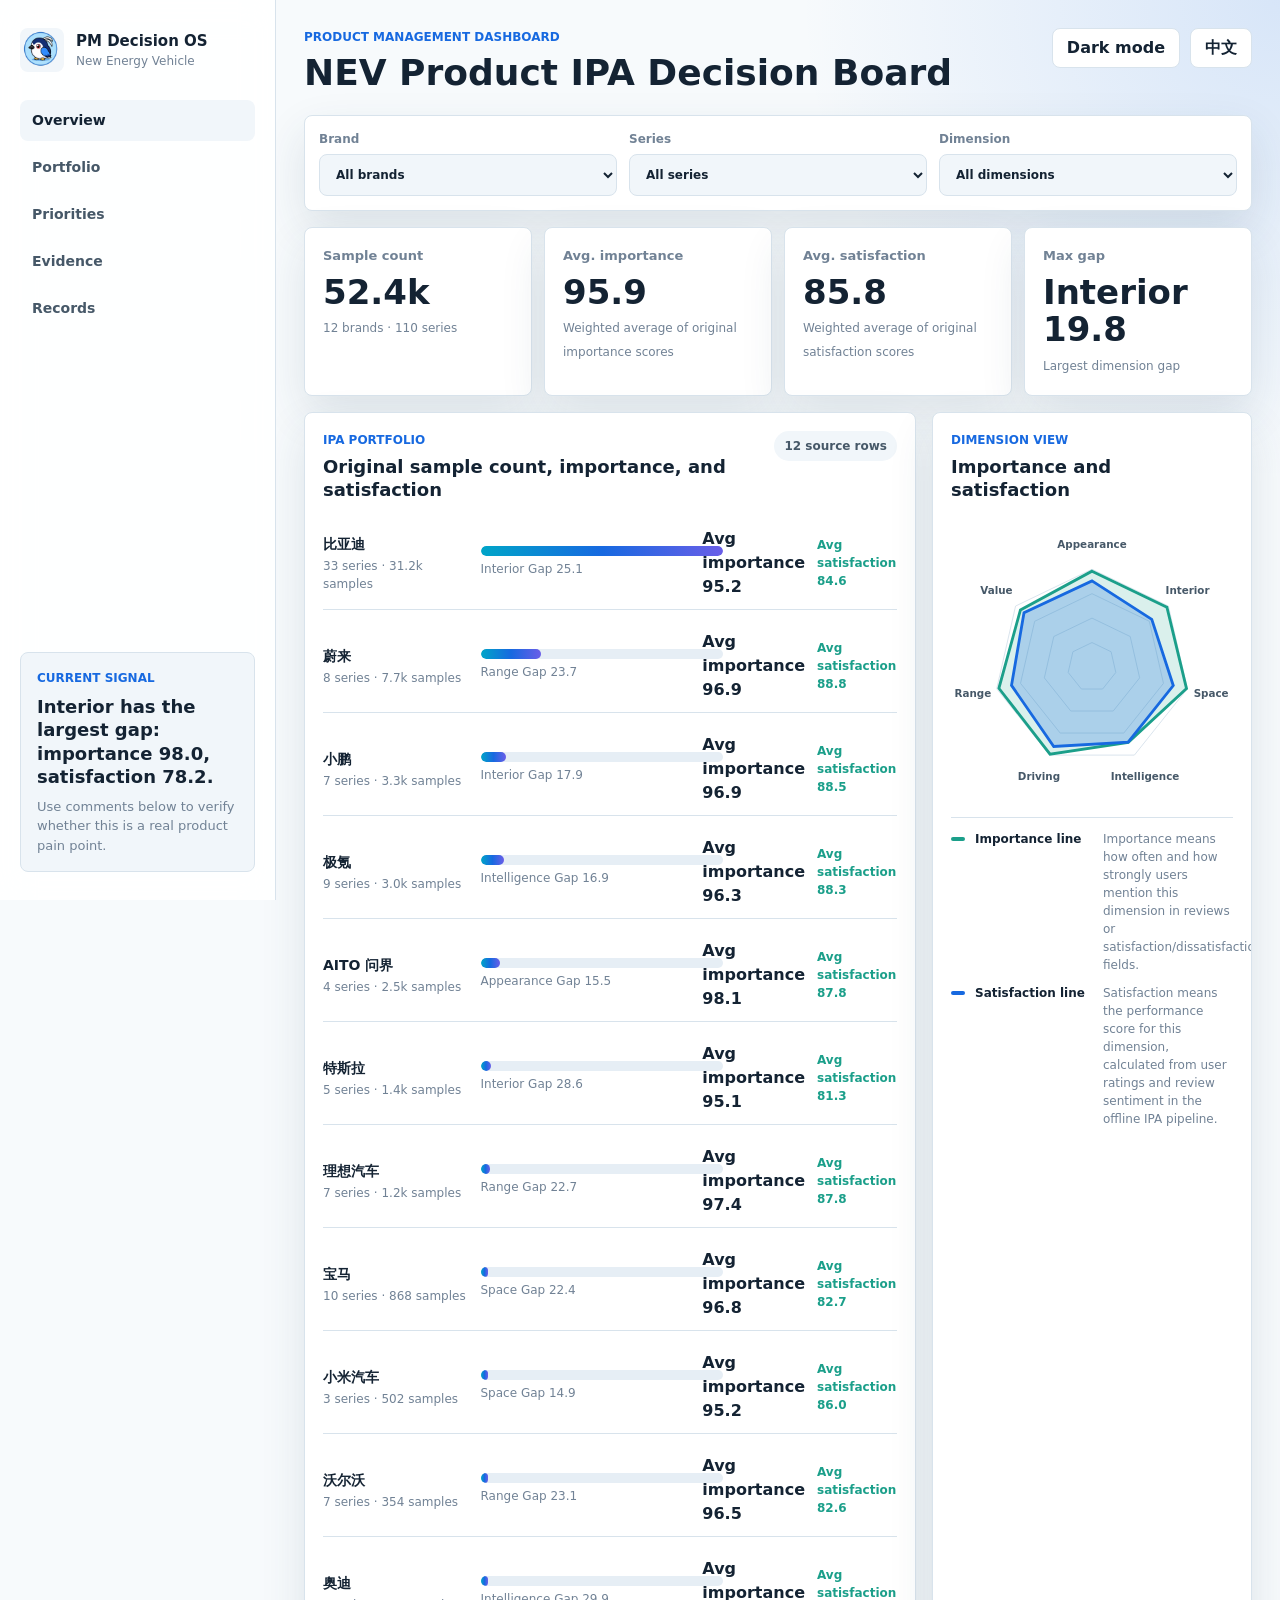
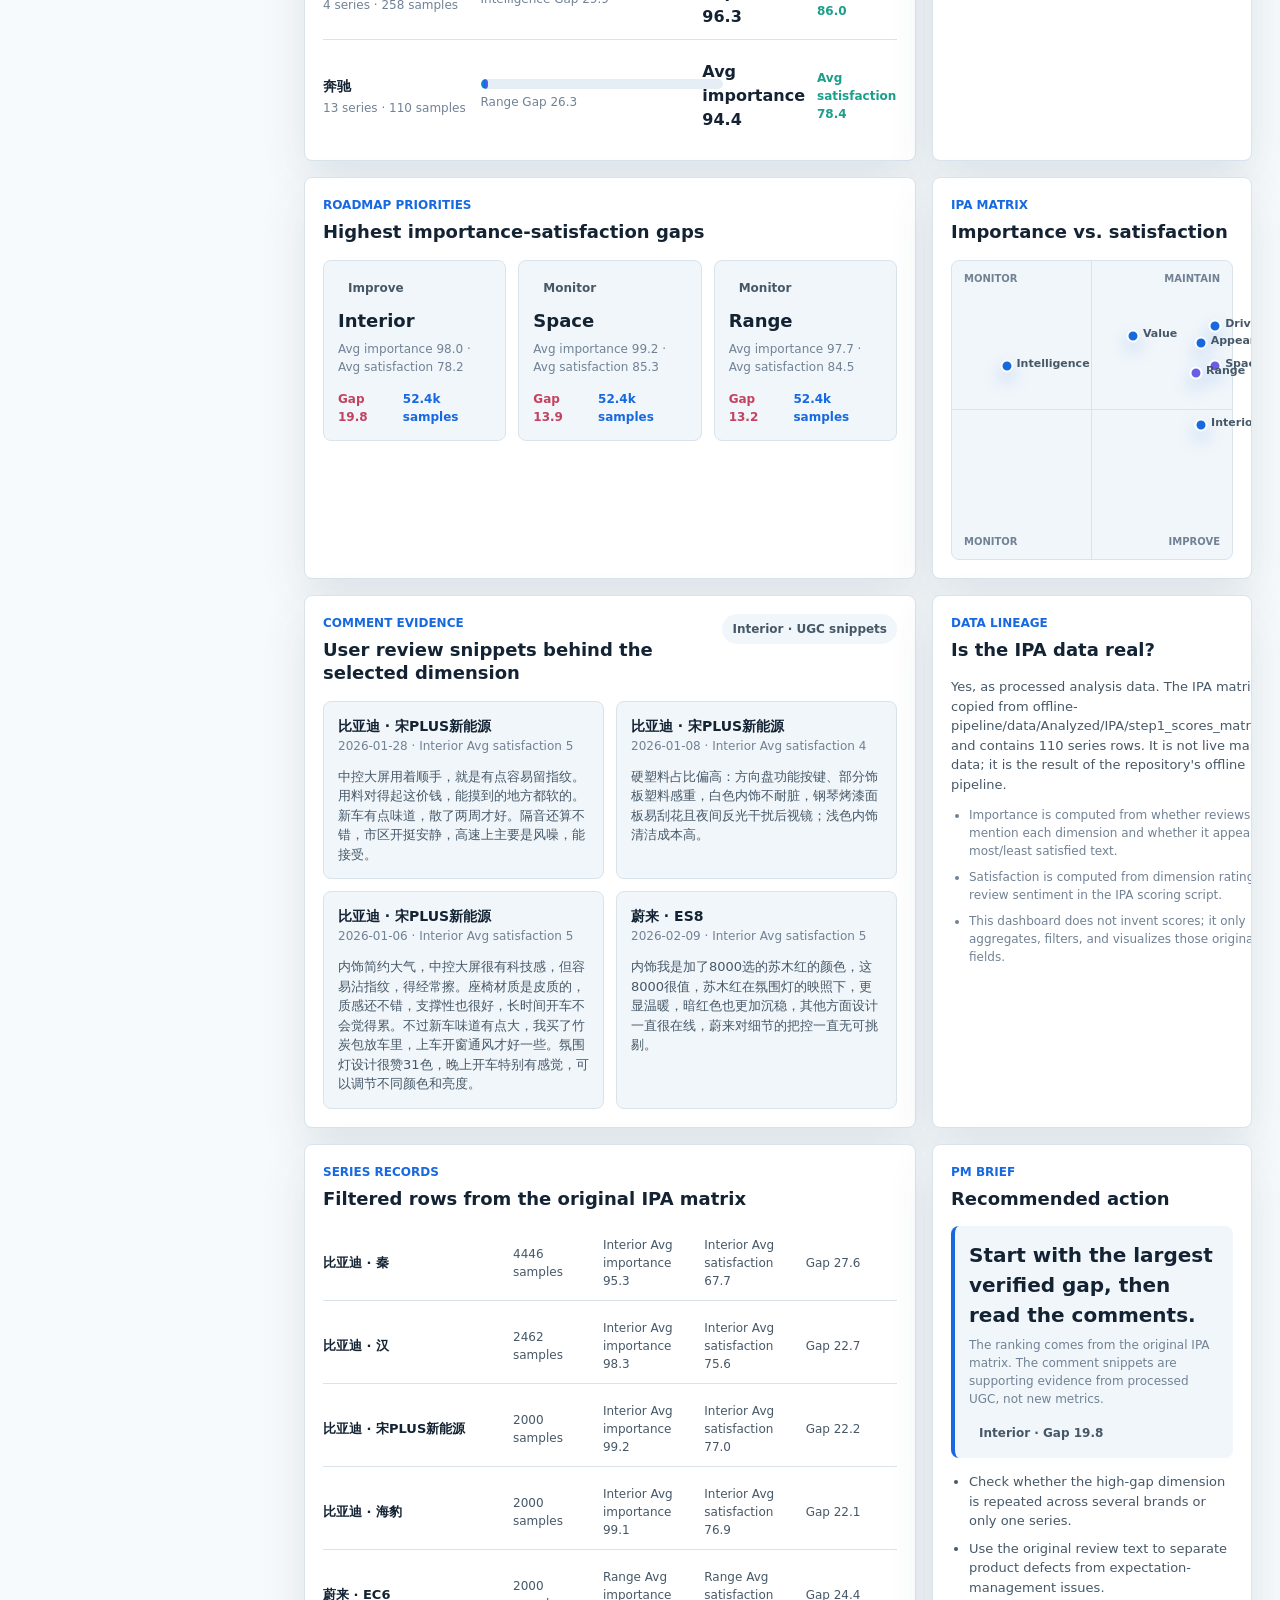
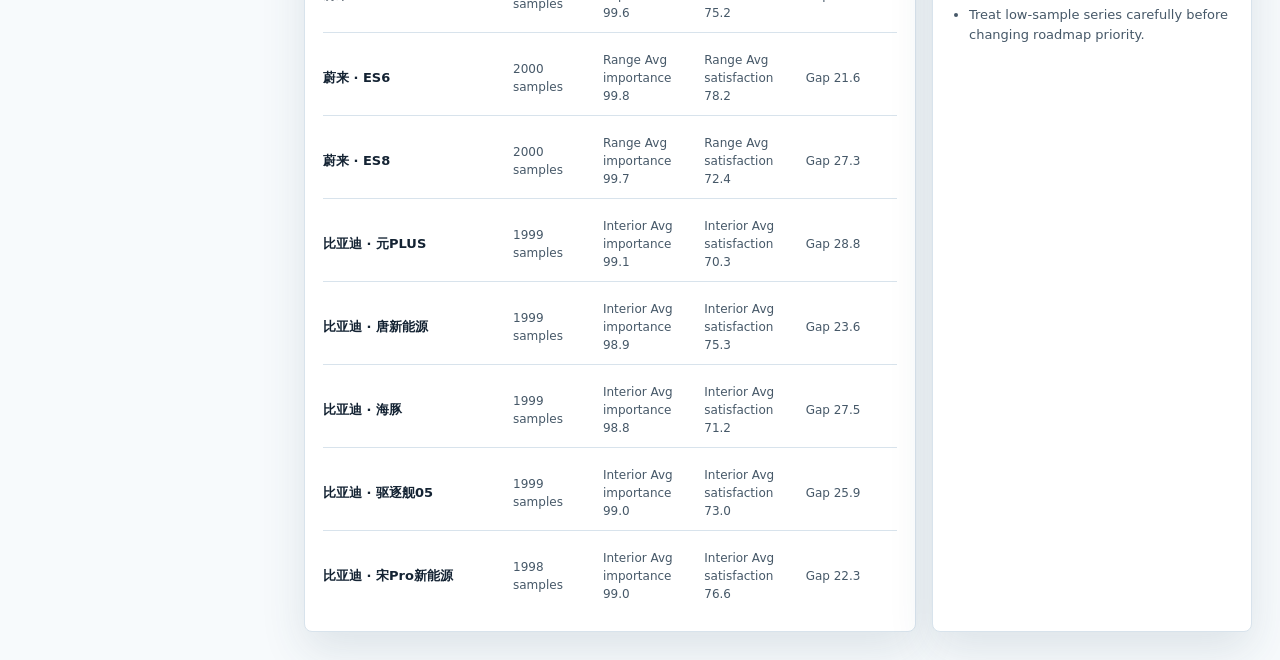
<file: dashboard/index.html>
﻿<!doctype html>
<html lang="en" data-theme="light">
  <head>
    <meta charset="UTF-8" />
    <meta name="viewport" content="width=device-width, initial-scale=1.0" />
    <title>EV Product IPA Decision Dashboard</title>
    <link rel="stylesheet" href="./styles.css" />
  </head>
  <body>
    <a class="skip-link" href="#main">Skip to main content</a>
    <div class="app-shell">
      <aside class="sidebar" aria-label="Workspace navigation">
        <div class="brand-lockup">
          <img class="brand-mark" src="[data-uri]" alt="" aria-hidden="true" />
          <div>
            <strong data-i18n="brandName">PM Decision OS</strong>
            <span data-i18n="brandMeta">New Energy Vehicle</span>
          </div>
        </div>

        <nav class="side-nav" aria-label="Dashboard sections">
          <a href="#overview" class="active" data-i18n="navOverview">Overview</a>
          <a href="#portfolio" data-i18n="navPortfolio">Portfolio</a>
          <a href="#priorities" data-i18n="navPriorities">Priorities</a>
          <a href="#evidence" data-i18n="navEvidence">Evidence</a>
          <a href="#records" data-i18n="navRecords">Records</a>
        </nav>

        <section class="signal-panel" aria-labelledby="signal-title">
          <p id="signal-title" class="eyebrow" data-i18n="signalTitle">Current Signal</p>
          <strong id="signalHeadline">IPA view uses only original importance and performance fields.</strong>
          <span id="signalMeta">Source: step1_scores_matrix.csv</span>
        </section>
      </aside>

      <main id="main" class="dashboard">
        <header class="topbar">
          <div>
            <p class="eyebrow" data-i18n="workspace">Product Management Dashboard</p>
            <h1 data-i18n="headline">NEV Product IPA Decision Board</h1>
          </div>
          <div class="top-actions" aria-label="Display controls">
            <button class="toggle-button" id="themeToggle" type="button" aria-pressed="false">
              <span data-i18n="themeLabel">Dark mode</span>
            </button>
            <button class="toggle-button" id="langToggle" type="button" aria-pressed="false">
              <span data-i18n="langLabel">中文</span>
            </button>
          </div>
        </header>

        <section class="filters" aria-label="Dashboard filters">
          <label>
            <span data-i18n="filterBrand">Brand</span>
            <select id="brandFilter"></select>
          </label>
          <label>
            <span data-i18n="filterSeries">Series</span>
            <select id="seriesFilter"></select>
          </label>
          <label>
            <span data-i18n="filterDimension">Dimension</span>
            <select id="dimensionFilter"></select>
          </label>
        </section>

        <section id="overview" class="metric-grid" aria-label="Key metrics">
          <article class="metric-card">
            <span data-i18n="metricSamples">Sample count</span>
            <strong id="metricCoverage">52.4k</strong>
            <small id="metricCoverageMeta">12 brands · 110 series</small>
          </article>
          <article class="metric-card">
            <span data-i18n="metricImportance">Avg. importance</span>
            <strong id="metricSatisfaction">0.00</strong>
            <small id="metricSatisfactionMeta">Weighted average of original importance scores</small>
          </article>
          <article class="metric-card">
            <span data-i18n="metricPerformance">Avg. performance</span>
            <strong id="metricGap">0.00</strong>
            <small id="metricGapMeta">Weighted average of original satisfaction scores</small>
          </article>
          <article class="metric-card">
            <span data-i18n="metricGap">Max gap</span>
            <strong id="metricOpportunity">-</strong>
            <small id="metricOpportunityMeta">Largest dimension gap</small>
          </article>
        </section>

        <section class="content-grid">
          <article id="portfolio" class="panel panel-wide">
            <div class="panel-header">
              <div>
                <p class="eyebrow" data-i18n="portfolioEyebrow">IPA Portfolio</p>
                <h2 data-i18n="portfolioTitle">Original sample count, I score, and P score</h2>
              </div>
              <span class="status-pill" id="portfolioStatus">Filtered source rows</span>
            </div>
            <div class="portfolio-list" id="portfolioList"></div>
          </article>

          <article class="panel">
            <div class="panel-header">
              <div>
                <p class="eyebrow" data-i18n="radarEyebrow">Dimension View</p>
                <h2 data-i18n="radarTitle">Importance and performance</h2>
              </div>
            </div>
            <div class="radar-wrap">
              <svg id="radarChart" viewBox="0 0 300 300" role="img" aria-label="Importance and performance radar chart"></svg>
            </div>
            <div class="chart-note" id="radarLegend"></div>
          </article>

          <article id="priorities" class="panel panel-wide">
            <div class="panel-header">
              <div>
                <p class="eyebrow" data-i18n="priorityEyebrow">Roadmap Priorities</p>
                <h2 data-i18n="priorityTitle">Highest importance-satisfaction gaps</h2>
              </div>
            </div>
            <div class="priority-board" id="priorityBoard"></div>
          </article>

          <article class="panel">
            <div class="panel-header">
              <div>
                <p class="eyebrow" data-i18n="matrixEyebrow">IPA Matrix</p>
                <h2 data-i18n="matrixTitle">Importance vs. performance</h2>
              </div>
            </div>
            <div class="matrix" id="ipaMatrix" aria-label="IPA quadrant chart"></div>
          </article>

          <article id="evidence" class="panel panel-wide">
            <div class="panel-header">
              <div>
                <p class="eyebrow" data-i18n="evidenceEyebrow">Comment Evidence</p>
                <h2 data-i18n="evidenceTitle">User review snippets behind the selected dimension</h2>
              </div>
              <span class="status-pill" id="evidenceStatus">UGC</span>
            </div>
            <div class="evidence-list" id="evidenceList"></div>
          </article>

          <article class="panel">
            <div class="panel-header">
              <div>
                <p class="eyebrow" data-i18n="truthEyebrow">Data Lineage</p>
                <h2 data-i18n="truthTitle">Is the IPA data real?</h2>
              </div>
            </div>
            <div class="truth-box" id="truthBox"></div>
          </article>

          <article id="records" class="panel panel-wide">
            <div class="panel-header">
              <div>
                <p class="eyebrow" data-i18n="recordsEyebrow">Series Records</p>
                <h2 data-i18n="recordsTitle">Filtered rows from the original IPA matrix</h2>
              </div>
            </div>
            <div class="record-table" id="recordTable"></div>
          </article>

          <article class="panel">
            <div class="panel-header">
              <div>
                <p class="eyebrow" data-i18n="decisionEyebrow">PM Brief</p>
                <h2 data-i18n="decisionTitle">Recommended action</h2>
              </div>
            </div>
            <div class="brief" id="decisionBrief"></div>
          </article>
        </section>
      </main>
    </div>
    <script src="./ipa-data.js"></script>
    <script src="./ugc-evidence.js"></script>
    <script src="./app.js"></script>
  </body>
</html>
</file>
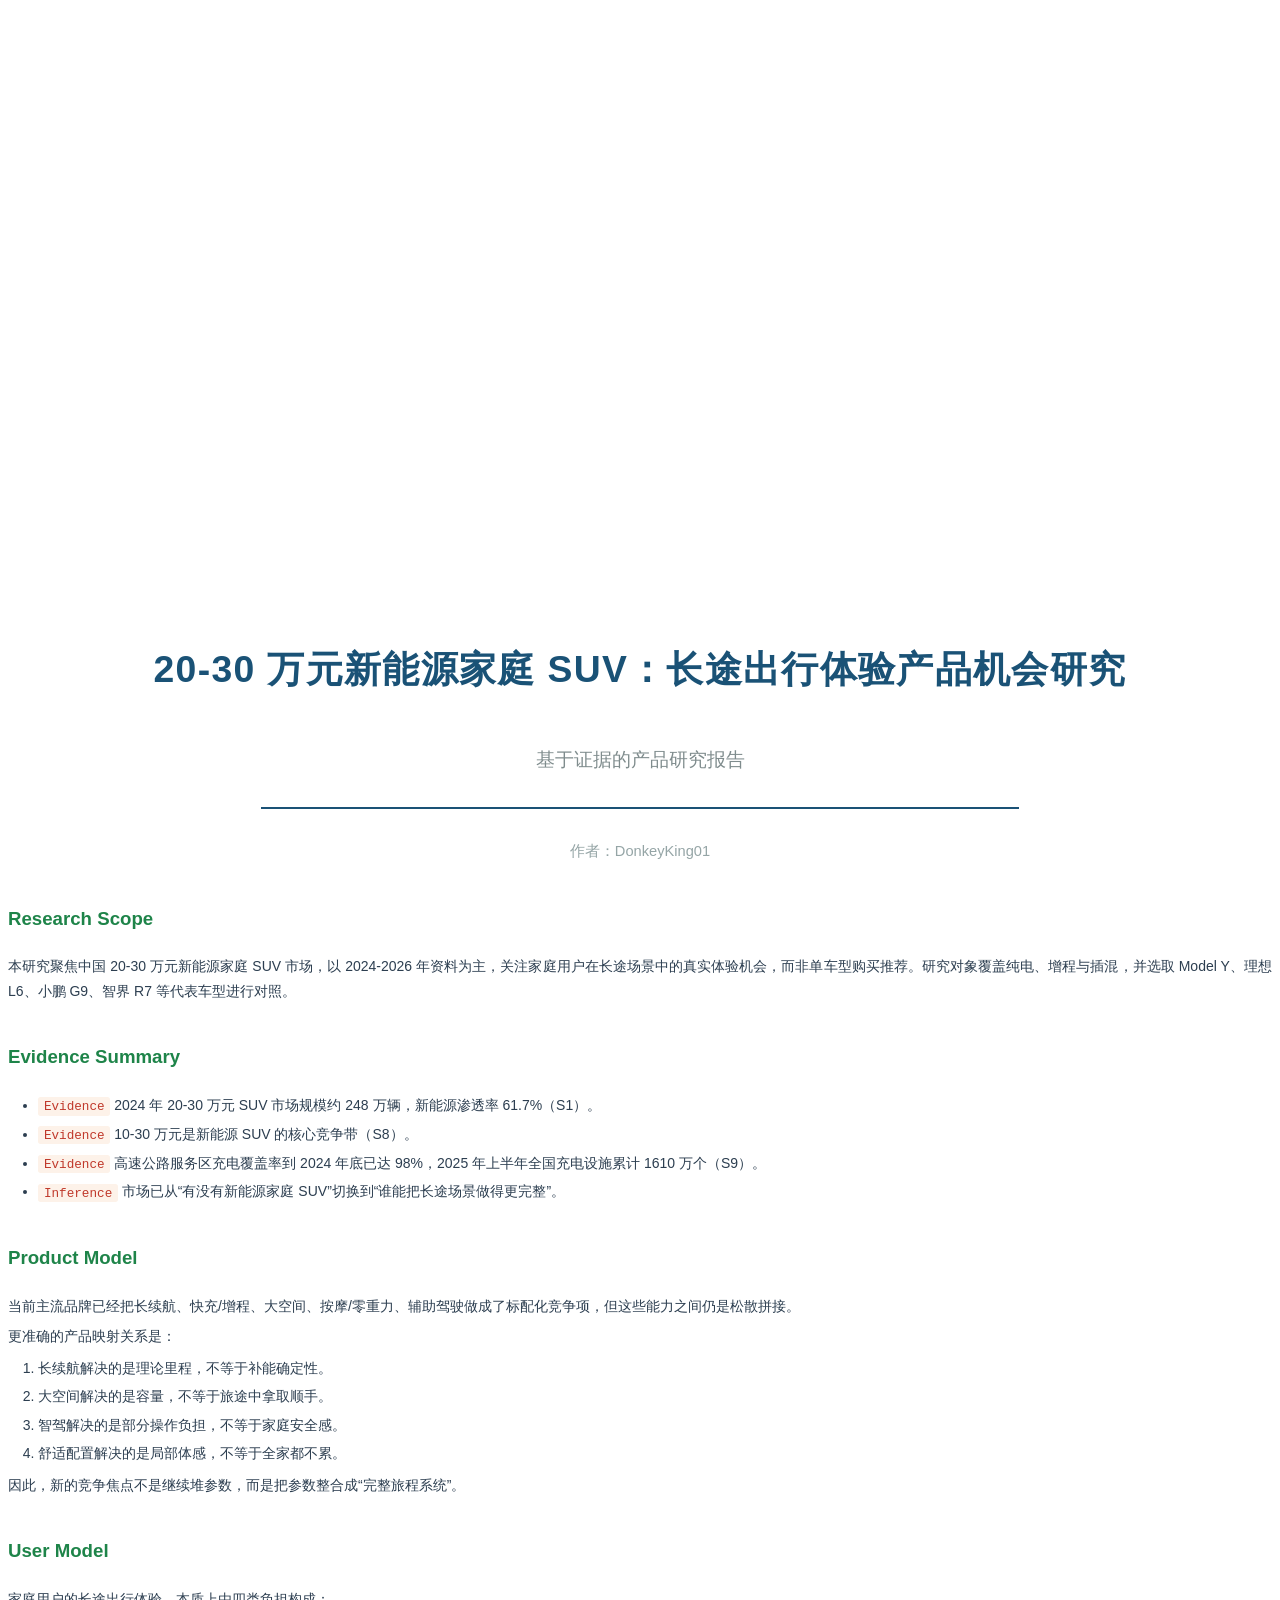
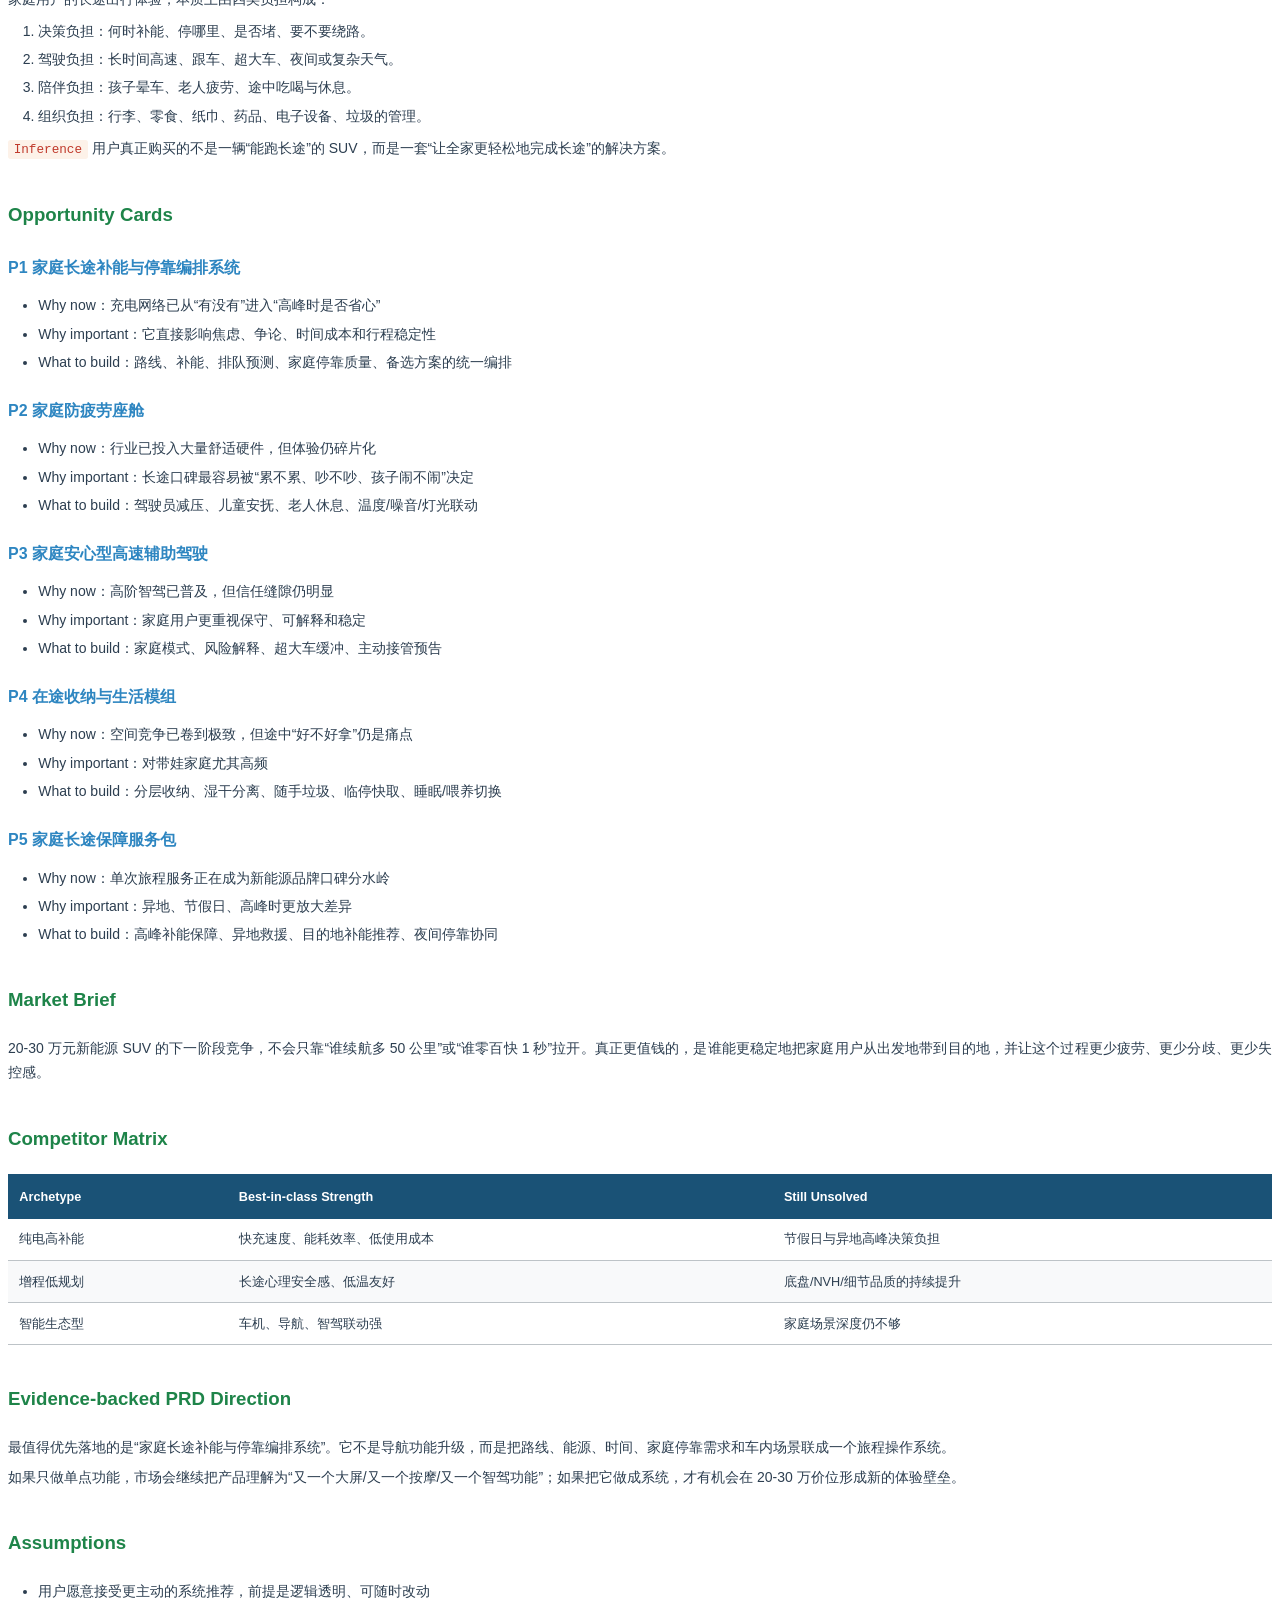
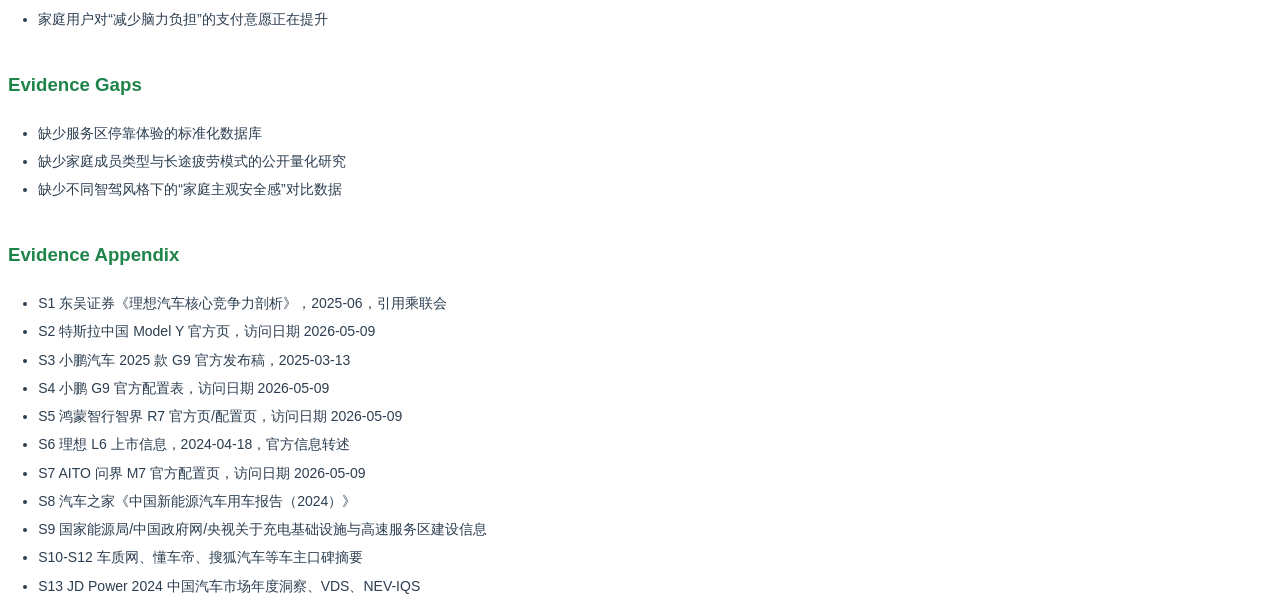
<file: docs/examples/11_final_report.html>
<!DOCTYPE html>
<html lang="zh-CN">
<head>
  <meta charset="utf-8" />
  <meta name="viewport" content="width=device-width, initial-scale=1.0" />
  <title>20-30 万元新能源家庭 SUV：长途出行体验产品机会研究</title>
  <style>
@page {
  size: A4;
  margin: 25mm 20mm 20mm 20mm;

  @top-center {
    content: "20-30 万元新能源家庭 SUV：长途出行体验产品机会研究 | 新能源产品研究报告";
    font-family: "Source Han Sans SC", "Noto Sans SC", "Microsoft YaHei", Arial, sans-serif;
    font-size: 8pt;
    color: #95a5a6;
    border-bottom: 0.5pt solid #ecf0f1;
    padding-bottom: 3mm;
  }

  @bottom-center {
    content: "第 " counter(page) " 页";
    font-family: "Source Han Sans SC", "Noto Sans SC", "Microsoft YaHei", Arial, sans-serif;
    font-size: 8pt;
    color: #95a5a6;
    border-top: 0.8pt solid #1a5276;
    padding-top: 2mm;
  }
}

@page :first {
  @top-center { content: none; }
  @bottom-center { content: none; }
}

body {
  font-family: "Source Han Sans SC", "Noto Sans SC", "Microsoft YaHei", Arial, sans-serif;
  font-size: 10.5pt;
  line-height: 1.75;
  color: #2c3e50;
  text-align: justify;
}

.cover {
  page-break-after: always;
  text-align: center;
  padding-top: 45%;
}

.cover h1 {
  font-size: 28pt;
  color: #1a5276;
  margin-bottom: 8mm;
  font-weight: bold;
  letter-spacing: 1pt;
}

.cover .subtitle {
  font-size: 14pt;
  color: #7f8c8d;
  margin-bottom: 6mm;
}

.cover .meta {
  font-size: 11pt;
  color: #95a5a6;
  margin-bottom: 4mm;
}

.cover .divider {
  width: 60%;
  margin: 8mm auto;
  border: none;
  border-top: 1.5pt solid #1a5276;
}

h1 {
  font-size: 20pt;
  color: #1a5276;
  margin-top: 16mm;
  margin-bottom: 6mm;
  padding-bottom: 3mm;
  border-bottom: 2pt solid #1a5276;
  page-break-before: always;
  font-weight: bold;
}

h2 {
  font-size: 14pt;
  color: #1e8449;
  margin-top: 10mm;
  margin-bottom: 5mm;
  font-weight: bold;
}

h3 {
  font-size: 12pt;
  color: #2e86c1;
  margin-top: 6mm;
  margin-bottom: 3mm;
  font-weight: bold;
}

h4 {
  font-size: 11pt;
  color: #5b2c6f;
  margin-top: 5mm;
  margin-bottom: 2mm;
  font-weight: bold;
}

p {
  margin-top: 1.5mm;
  margin-bottom: 1.5mm;
  orphans: 3;
  widows: 3;
}

blockquote {
  margin: 4mm 0;
  padding: 4mm 4mm 4mm 10mm;
  background: #f8f9fa;
  border-left: 3pt solid #1a5276;
  color: #5d6d7e;
  font-size: 10pt;
}

blockquote p {
  margin: 1mm 0;
}

strong, b {
  font-weight: bold;
  color: #1a252f;
}

code {
  font-family: "Courier New", Courier, monospace;
  background: #fdf2e9;
  color: #c0392b;
  padding: 0.5mm 1.5mm;
  border-radius: 2pt;
  font-size: 9.5pt;
}

pre {
  background: #f8f9fa;
  padding: 4mm;
  overflow-x: auto;
  border-radius: 4pt;
}

pre code {
  display: block;
  padding: 0;
  background: transparent;
  color: #2c3e50;
}

table {
  width: 100%;
  border-collapse: collapse;
  margin: 4mm 0;
  font-size: 9.5pt;
}

thead th {
  background: #1a5276;
  color: #ffffff;
  padding: 3mm;
  text-align: left;
  font-weight: bold;
}

tbody td {
  padding: 2.5mm 3mm;
  border-bottom: 0.5pt solid #bdc3c7;
  vertical-align: top;
}

tbody tr:nth-child(even) {
  background: #f8f9fa;
}

hr {
  border: none;
  border-top: 0.5pt solid #bdc3c7;
  margin: 4mm 0;
}

ul, ol {
  margin: 2mm 0;
  padding-left: 8mm;
}

li {
  margin-bottom: 1mm;
}

a {
  color: #2e86c1;
  text-decoration: none;
}
</style>
</head>
<body>

<div class="cover">
  <h1 style="page-break-before: avoid; border: none;">20-30 万元新能源家庭 SUV：长途出行体验产品机会研究</h1>
  <div class="subtitle">基于证据的产品研究报告</div>
  
  <hr class="divider">
  <div class="meta">作者：DonkeyKing01</div>
</div>


<h2 id="research-scope">Research Scope</h2>
<p>本研究聚焦中国 20-30 万元新能源家庭 SUV 市场，以 2024-2026 年资料为主，关注家庭用户在长途场景中的真实体验机会，而非单车型购买推荐。研究对象覆盖纯电、增程与插混，并选取 Model Y、理想 L6、小鹏 G9、智界 R7 等代表车型进行对照。</p>
<h2 id="evidence-summary">Evidence Summary</h2>
<ul>
<li><code>Evidence</code> 2024 年 20-30 万元 SUV 市场规模约 248 万辆，新能源渗透率 61.7%（S1）。</li>
<li><code>Evidence</code> 10-30 万元是新能源 SUV 的核心竞争带（S8）。</li>
<li><code>Evidence</code> 高速公路服务区充电覆盖率到 2024 年底已达 98%，2025 年上半年全国充电设施累计 1610 万个（S9）。</li>
<li><code>Inference</code> 市场已从“有没有新能源家庭 SUV”切换到“谁能把长途场景做得更完整”。</li>
</ul>
<h2 id="product-model">Product Model</h2>
<p>当前主流品牌已经把长续航、快充/增程、大空间、按摩/零重力、辅助驾驶做成了标配化竞争项，但这些能力之间仍是松散拼接。</p>
<p>更准确的产品映射关系是：</p>
<ol>
<li>长续航解决的是理论里程，不等于补能确定性。</li>
<li>大空间解决的是容量，不等于旅途中拿取顺手。</li>
<li>智驾解决的是部分操作负担，不等于家庭安全感。</li>
<li>舒适配置解决的是局部体感，不等于全家都不累。</li>
</ol>
<p>因此，新的竞争焦点不是继续堆参数，而是把参数整合成“完整旅程系统”。</p>
<h2 id="user-model">User Model</h2>
<p>家庭用户的长途出行体验，本质上由四类负担构成：</p>
<ol>
<li>决策负担：何时补能、停哪里、是否堵、要不要绕路。</li>
<li>驾驶负担：长时间高速、跟车、超大车、夜间或复杂天气。</li>
<li>陪伴负担：孩子晕车、老人疲劳、途中吃喝与休息。</li>
<li>组织负担：行李、零食、纸巾、药品、电子设备、垃圾的管理。</li>
</ol>
<p><code>Inference</code> 用户真正购买的不是一辆“能跑长途”的 SUV，而是一套“让全家更轻松地完成长途”的解决方案。</p>
<h2 id="opportunity-cards">Opportunity Cards</h2>
<h3 id="p1">P1 家庭长途补能与停靠编排系统</h3>
<ul>
<li>Why now：充电网络已从“有没有”进入“高峰时是否省心”</li>
<li>Why important：它直接影响焦虑、争论、时间成本和行程稳定性</li>
<li>What to build：路线、补能、排队预测、家庭停靠质量、备选方案的统一编排</li>
</ul>
<h3 id="p2">P2 家庭防疲劳座舱</h3>
<ul>
<li>Why now：行业已投入大量舒适硬件，但体验仍碎片化</li>
<li>Why important：长途口碑最容易被“累不累、吵不吵、孩子闹不闹”决定</li>
<li>What to build：驾驶员减压、儿童安抚、老人休息、温度/噪音/灯光联动</li>
</ul>
<h3 id="p3">P3 家庭安心型高速辅助驾驶</h3>
<ul>
<li>Why now：高阶智驾已普及，但信任缝隙仍明显</li>
<li>Why important：家庭用户更重视保守、可解释和稳定</li>
<li>What to build：家庭模式、风险解释、超大车缓冲、主动接管预告</li>
</ul>
<h3 id="p4">P4 在途收纳与生活模组</h3>
<ul>
<li>Why now：空间竞争已卷到极致，但途中“好不好拿”仍是痛点</li>
<li>Why important：对带娃家庭尤其高频</li>
<li>What to build：分层收纳、湿干分离、随手垃圾、临停快取、睡眠/喂养切换</li>
</ul>
<h3 id="p5">P5 家庭长途保障服务包</h3>
<ul>
<li>Why now：单次旅程服务正在成为新能源品牌口碑分水岭</li>
<li>Why important：异地、节假日、高峰时更放大差异</li>
<li>What to build：高峰补能保障、异地救援、目的地补能推荐、夜间停靠协同</li>
</ul>
<h2 id="market-brief">Market Brief</h2>
<p>20-30 万元新能源 SUV 的下一阶段竞争，不会只靠“谁续航多 50 公里”或“谁零百快 1 秒”拉开。真正更值钱的，是谁能更稳定地把家庭用户从出发地带到目的地，并让这个过程更少疲劳、更少分歧、更少失控感。</p>
<h2 id="competitor-matrix">Competitor Matrix</h2>
<table>
<thead>
<tr>
<th>Archetype</th>
<th>Best-in-class Strength</th>
<th>Still Unsolved</th>
</tr>
</thead>
<tbody>
<tr>
<td>纯电高补能</td>
<td>快充速度、能耗效率、低使用成本</td>
<td>节假日与异地高峰决策负担</td>
</tr>
<tr>
<td>增程低规划</td>
<td>长途心理安全感、低温友好</td>
<td>底盘/NVH/细节品质的持续提升</td>
</tr>
<tr>
<td>智能生态型</td>
<td>车机、导航、智驾联动强</td>
<td>家庭场景深度仍不够</td>
</tr>
</tbody>
</table>
<h2 id="evidence-backed-prd-direction">Evidence-backed PRD Direction</h2>
<p>最值得优先落地的是“家庭长途补能与停靠编排系统”。它不是导航功能升级，而是把路线、能源、时间、家庭停靠需求和车内场景联成一个旅程操作系统。</p>
<p>如果只做单点功能，市场会继续把产品理解为“又一个大屏/又一个按摩/又一个智驾功能”；如果把它做成系统，才有机会在 20-30 万价位形成新的体验壁垒。</p>
<h2 id="assumptions">Assumptions</h2>
<ul>
<li>用户愿意接受更主动的系统推荐，前提是逻辑透明、可随时改动</li>
<li>家庭用户对“减少脑力负担”的支付意愿正在提升</li>
</ul>
<h2 id="evidence-gaps">Evidence Gaps</h2>
<ul>
<li>缺少服务区停靠体验的标准化数据库</li>
<li>缺少家庭成员类型与长途疲劳模式的公开量化研究</li>
<li>缺少不同智驾风格下的“家庭主观安全感”对比数据</li>
</ul>
<h2 id="evidence-appendix">Evidence Appendix</h2>
<ul>
<li>S1 东吴证券《理想汽车核心竞争力剖析》，2025-06，引用乘联会</li>
<li>S2 特斯拉中国 Model Y 官方页，访问日期 2026-05-09</li>
<li>S3 小鹏汽车 2025 款 G9 官方发布稿，2025-03-13</li>
<li>S4 小鹏 G9 官方配置表，访问日期 2026-05-09</li>
<li>S5 鸿蒙智行智界 R7 官方页/配置页，访问日期 2026-05-09</li>
<li>S6 理想 L6 上市信息，2024-04-18，官方信息转述</li>
<li>S7 AITO 问界 M7 官方配置页，访问日期 2026-05-09</li>
<li>S8 汽车之家《中国新能源汽车用车报告（2024）》</li>
<li>S9 国家能源局/中国政府网/央视关于充电基础设施与高速服务区建设信息</li>
<li>S10-S12 车质网、懂车帝、搜狐汽车等车主口碑摘要</li>
<li>S13 JD Power 2024 中国汽车市场年度洞察、VDS、NEV-IQS</li>
</ul>
</body>
</html>
</file>
<file: dashboard/styles.css>
:root {
  color-scheme: light;
  --bg: #f7fafc;
  --surface: #ffffff;
  --surface-raised: #f1f6fa;
  --surface-strong: #e6eef5;
  --ink: #142333;
  --ink-soft: #465868;
  --muted: #718295;
  --line: #d8e3ec;
  --line-strong: #b9c9d8;
  --primary: #1769e0;
  --primary-strong: #0d4fb2;
  --cyan: #00a5c8;
  --teal: #1b9f8a;
  --violet: #6a5ee8;
  --lime: #5c9f37;
  --amber: #c48718;
  --danger: #c3425f;
  --shadow: 0 18px 45px rgba(30, 63, 92, 0.12);
  --radius: 8px;
  --sidebar: 276px;
  --font: Inter, "Segoe UI", system-ui, -apple-system, BlinkMacSystemFont, sans-serif;
}

[data-theme="dark"] {
  color-scheme: dark;
  --bg: #09121c;
  --surface: #101c29;
  --surface-raised: #142434;
  --surface-strong: #1d3347;
  --ink: #edf6ff;
  --ink-soft: #bdccda;
  --muted: #8ea2b4;
  --line: #274058;
  --line-strong: #365a76;
  --primary: #68a8ff;
  --primary-strong: #9fc8ff;
  --cyan: #4fd4ef;
  --teal: #48d2bd;
  --violet: #9b93ff;
  --lime: #9ccd74;
  --amber: #e6b751;
  --danger: #ff7d9a;
  --shadow: 0 18px 45px rgba(0, 0, 0, 0.28);
}

* {
  box-sizing: border-box;
}

html {
  scroll-behavior: smooth;
}

body {
  margin: 0;
  min-width: 320px;
  background:
    radial-gradient(circle at top right, rgba(23, 105, 224, 0.14), transparent 30rem),
    var(--bg);
  color: var(--ink);
  font-family: var(--font);
  line-height: 1.5;
}

button,
select {
  font: inherit;
}

button:focus-visible,
select:focus-visible,
a:focus-visible {
  outline: 2px solid var(--primary);
  outline-offset: 3px;
}

.skip-link {
  position: absolute;
  top: -48px;
  left: 16px;
  z-index: 10;
  padding: 10px 14px;
  border-radius: var(--radius);
  background: var(--primary);
  color: #fff;
  text-decoration: none;
}

.skip-link:focus {
  top: 16px;
}

.app-shell {
  display: grid;
  grid-template-columns: var(--sidebar) minmax(0, 1fr);
  min-height: 100vh;
}

.sidebar {
  position: sticky;
  top: 0;
  display: flex;
  flex-direction: column;
  gap: 28px;
  height: 100vh;
  padding: 28px 20px;
  border-right: 1px solid var(--line);
  background: color-mix(in srgb, var(--surface) 88%, transparent);
  backdrop-filter: blur(16px);
}

.brand-lockup {
  display: flex;
  align-items: center;
  gap: 12px;
}

.brand-mark {
  width: 44px;
  height: 44px;
  border-radius: var(--radius);
  object-fit: cover;
  background: var(--surface-raised);
}

.brand-lockup strong,
.brand-lockup span,
.signal-panel strong,
.signal-panel span {
  display: block;
}

.brand-lockup strong {
  font-size: 15px;
}

.brand-lockup span {
  color: var(--muted);
  font-size: 12px;
}

.side-nav {
  display: grid;
  gap: 6px;
}

.side-nav a {
  min-height: 40px;
  padding: 10px 12px;
  border-radius: var(--radius);
  color: var(--ink-soft);
  text-decoration: none;
  font-size: 14px;
  font-weight: 600;
}

.side-nav a.active,
.side-nav a:hover {
  background: var(--surface-raised);
  color: var(--ink);
}

.signal-panel {
  margin-top: auto;
  padding: 16px;
  border: 1px solid var(--line);
  border-radius: var(--radius);
  background: var(--surface-raised);
}

.signal-panel strong {
  margin: 8px 0;
  font-size: 18px;
  line-height: 1.3;
}

.signal-panel span {
  color: var(--muted);
  font-size: 13px;
}

.dashboard {
  width: 100%;
  max-width: 1480px;
  padding: 28px;
}

.topbar {
  display: flex;
  align-items: flex-start;
  justify-content: space-between;
  gap: 24px;
  margin-bottom: 22px;
}

.eyebrow {
  margin: 0 0 6px;
  color: var(--primary);
  font-size: 12px;
  font-weight: 800;
  letter-spacing: 0;
  text-transform: uppercase;
}

h1,
h2,
p {
  margin-top: 0;
}

h1 {
  margin-bottom: 0;
  font-size: 36px;
  line-height: 1.15;
  font-weight: 760;
}

h2 {
  margin: 0;
  font-size: 18px;
  line-height: 1.3;
}

.top-actions {
  display: flex;
  gap: 10px;
}

.toggle-button {
  min-height: 40px;
  padding: 0 14px;
  border: 1px solid var(--line);
  border-radius: var(--radius);
  background: var(--surface);
  color: var(--ink);
  cursor: pointer;
  font-weight: 700;
}

.toggle-button:hover {
  border-color: var(--line-strong);
  background: var(--surface-raised);
}

.filters {
  display: grid;
  grid-template-columns: repeat(3, minmax(180px, 1fr));
  gap: 12px;
  margin-bottom: 16px;
  padding: 14px;
  border: 1px solid var(--line);
  border-radius: var(--radius);
  background: var(--surface);
  box-shadow: var(--shadow);
}

.filters label {
  display: grid;
  gap: 6px;
  color: var(--muted);
  font-size: 12px;
  font-weight: 700;
}

.filters select {
  width: 100%;
  min-height: 42px;
  padding: 0 12px;
  border: 1px solid var(--line);
  border-radius: var(--radius);
  background: var(--surface-raised);
  color: var(--ink);
  cursor: pointer;
}

.metric-grid {
  display: grid;
  grid-template-columns: repeat(4, minmax(0, 1fr));
  gap: 12px;
  margin-bottom: 16px;
}

.metric-card,
.panel {
  border: 1px solid var(--line);
  border-radius: var(--radius);
  background: var(--surface);
  box-shadow: var(--shadow);
}

.metric-card {
  min-height: 130px;
  padding: 18px;
}

.metric-card span,
.metric-card small {
  color: var(--muted);
}

.metric-card span {
  display: block;
  font-size: 13px;
  font-weight: 700;
}

.metric-card strong {
  display: block;
  margin: 8px 0 4px;
  font-size: 34px;
  line-height: 1.1;
}

.metric-card small {
  font-size: 12px;
}

.content-grid {
  display: grid;
  grid-template-columns: minmax(0, 1.35fr) minmax(320px, 0.65fr);
  gap: 16px;
}

.panel {
  min-height: 260px;
  padding: 18px;
  overflow: hidden;
}

.panel-wide {
  min-width: 0;
}

.panel-header {
  display: flex;
  align-items: flex-start;
  justify-content: space-between;
  gap: 16px;
  margin-bottom: 16px;
}

.status-pill {
  flex: 0 0 auto;
  padding: 6px 10px;
  border-radius: 999px;
  background: var(--surface-raised);
  color: var(--ink-soft);
  font-size: 12px;
  font-weight: 800;
}

.portfolio-list {
  display: grid;
  gap: 10px;
}

.brand-row {
  display: grid;
  grid-template-columns: minmax(120px, 1.2fr) minmax(160px, 2fr) 70px 80px;
  align-items: center;
  gap: 12px;
  padding: 10px 0;
  border-bottom: 1px solid var(--line);
}

.brand-row:last-child {
  border-bottom: 0;
}

.brand-name {
  display: grid;
  gap: 2px;
}

.brand-name strong {
  font-size: 14px;
}

.brand-name span,
.bar-meta,
.priority-card p,
.brief p {
  color: var(--muted);
  font-size: 12px;
}

.bar-track {
  height: 10px;
  overflow: hidden;
  border-radius: 999px;
  background: var(--surface-strong);
}

.bar-fill {
  height: 100%;
  border-radius: inherit;
  background: linear-gradient(90deg, var(--cyan), var(--primary), var(--violet));
}

.score-badge {
  justify-self: end;
  color: var(--ink);
  font-weight: 800;
}

.p-badge {
  justify-self: end;
  color: var(--teal);
  font-size: 12px;
  font-weight: 800;
}

.radar-wrap {
  display: grid;
  min-height: 300px;
  place-items: center;
}

.chart-note {
  display: grid;
  gap: 10px;
  padding-top: 12px;
  border-top: 1px solid var(--line);
}

.legend-row {
  display: grid;
  grid-template-columns: 16px 120px minmax(0, 1fr);
  gap: 8px;
  align-items: start;
  color: var(--muted);
  font-size: 12px;
}

.legend-row strong {
  color: var(--ink);
}

.legend-swatch {
  width: 14px;
  height: 4px;
  margin-top: 7px;
  border-radius: 999px;
}

.legend-swatch.importance {
  background: var(--teal);
}

.legend-swatch.satisfaction {
  background: var(--primary);
}

#radarChart {
  width: min(100%, 320px);
  height: auto;
}

.radar-axis {
  stroke: var(--line-strong);
  stroke-width: 1;
}

.radar-grid {
  fill: none;
  stroke: var(--line);
}

.radar-shape {
  fill: color-mix(in srgb, var(--primary) 28%, transparent);
  stroke: var(--primary);
  stroke-width: 3;
}

.radar-importance {
  fill: color-mix(in srgb, var(--teal) 16%, transparent);
  stroke: var(--teal);
}

.radar-performance {
  fill: color-mix(in srgb, var(--primary) 24%, transparent);
  stroke: var(--primary);
}

.radar-label {
  fill: var(--ink-soft);
  font-size: 11px;
  font-weight: 700;
}

.priority-board {
  display: grid;
  grid-template-columns: repeat(3, minmax(0, 1fr));
  gap: 12px;
}

.priority-card {
  padding: 14px;
  border: 1px solid var(--line);
  border-radius: var(--radius);
  background: var(--surface-raised);
}

.priority-card strong {
  display: block;
  margin: 8px 0 6px;
  font-size: 18px;
}

.priority-card p {
  margin-bottom: 14px;
}

.priority-meta {
  display: flex;
  align-items: center;
  justify-content: space-between;
  gap: 10px;
  font-size: 12px;
  font-weight: 800;
}

.priority-meta span:first-child {
  color: var(--danger);
}

.priority-meta span:last-child {
  color: var(--primary);
}

.matrix {
  position: relative;
  min-height: 300px;
  border: 1px solid var(--line);
  border-radius: var(--radius);
  background:
    linear-gradient(90deg, transparent calc(50% - 0.5px), var(--line) calc(50% - 0.5px), var(--line) calc(50% + 0.5px), transparent calc(50% + 0.5px)),
    linear-gradient(0deg, transparent calc(50% - 0.5px), var(--line) calc(50% - 0.5px), var(--line) calc(50% + 0.5px), transparent calc(50% + 0.5px)),
    var(--surface-raised);
}

.matrix-point {
  position: absolute;
  width: 13px;
  height: 13px;
  border: 2px solid var(--surface);
  border-radius: 50%;
  background: var(--primary);
  box-shadow: 0 8px 18px rgba(23, 105, 224, 0.28);
  transform: translate(-50%, -50%);
}

.matrix-point:nth-child(2n) {
  background: var(--teal);
}

.matrix-point:nth-child(3n) {
  background: var(--violet);
}

.matrix-label {
  position: absolute;
  max-width: 100px;
  color: var(--ink-soft);
  font-size: 11px;
  font-weight: 800;
  transform: translate(10px, -10px);
}

.quadrant-label {
  position: absolute;
  color: var(--muted);
  font-size: 10px;
  font-weight: 800;
  text-transform: uppercase;
}

.q1 {
  top: 10px;
  right: 12px;
}

.q2 {
  top: 10px;
  left: 12px;
}

.q3 {
  bottom: 10px;
  left: 12px;
}

.q4 {
  right: 12px;
  bottom: 10px;
}

.persona-grid {
  display: grid;
  grid-template-columns: repeat(4, minmax(0, 1fr));
  gap: 12px;
}

.record-table {
  display: grid;
  gap: 8px;
}

.record-row {
  display: grid;
  grid-template-columns: minmax(180px, 1.4fr) 0.7fr 0.8fr 0.8fr 0.8fr;
  gap: 10px;
  align-items: center;
  padding: 10px 0;
  border-bottom: 1px solid var(--line);
  color: var(--ink-soft);
  font-size: 12px;
}

.record-row:last-child {
  border-bottom: 0;
}

.record-row strong {
  color: var(--ink);
  font-size: 13px;
}

.evidence-list {
  display: grid;
  grid-template-columns: repeat(2, minmax(0, 1fr));
  gap: 12px;
}

.evidence-card {
  padding: 14px;
  border: 1px solid var(--line);
  border-radius: var(--radius);
  background: var(--surface-raised);
}

.evidence-card strong,
.evidence-card span {
  display: block;
}

.evidence-card strong {
  color: var(--ink);
  font-size: 14px;
}

.evidence-card span {
  color: var(--muted);
  font-size: 12px;
}

.evidence-card p {
  margin: 12px 0 0;
  color: var(--ink-soft);
  font-size: 13px;
}

.truth-box {
  display: grid;
  gap: 12px;
}

.truth-box p,
.empty-state {
  margin: 0;
  color: var(--ink-soft);
  font-size: 13px;
}

.truth-box ul {
  display: grid;
  gap: 8px;
  margin: 0;
  padding-left: 18px;
  color: var(--muted);
  font-size: 12px;
}

.persona-card {
  padding: 14px;
  border: 1px solid var(--line);
  border-radius: var(--radius);
  background: var(--surface-raised);
}

.persona-card strong {
  display: block;
  margin-bottom: 8px;
}

.persona-share {
  margin-bottom: 10px;
  color: var(--primary);
  font-size: 22px;
  font-weight: 800;
}

.tag-row {
  display: flex;
  flex-wrap: wrap;
  gap: 6px;
}

.tag {
  padding: 5px 8px;
  border-radius: 999px;
  background: var(--surface);
  color: var(--ink-soft);
  font-size: 11px;
  font-weight: 800;
}

.brief {
  display: grid;
  gap: 14px;
}

.brief-callout {
  padding: 14px;
  border-left: 4px solid var(--primary);
  border-radius: var(--radius);
  background: var(--surface-raised);
}

.brief-callout strong {
  display: block;
  margin-bottom: 6px;
  font-size: 20px;
}

.brief ul {
  display: grid;
  gap: 8px;
  margin: 0;
  padding-left: 18px;
  color: var(--ink-soft);
  font-size: 13px;
}

@media (max-width: 1120px) {
  .app-shell {
    grid-template-columns: 1fr;
  }

  .sidebar {
    position: static;
    height: auto;
    padding: 18px 20px;
    border-right: 0;
    border-bottom: 1px solid var(--line);
  }

  .side-nav,
  .signal-panel {
    display: none;
  }

  .content-grid {
    grid-template-columns: 1fr;
  }
}

@media (max-width: 780px) {
  .dashboard {
    padding: 18px;
  }

  .topbar {
    flex-direction: column;
  }

  .filters,
  .metric-grid,
  .priority-board,
  .persona-grid {
    grid-template-columns: 1fr;
  }

  .record-row {
    grid-template-columns: 1fr;
    gap: 4px;
  }

  .legend-row,
  .evidence-list {
    grid-template-columns: 1fr;
  }

  .brand-row {
    grid-template-columns: 1fr;
    gap: 8px;
  }

  .score-badge,
  .p-badge {
    justify-self: start;
  }

  h1 {
    font-size: 28px;
  }
}
</file>
